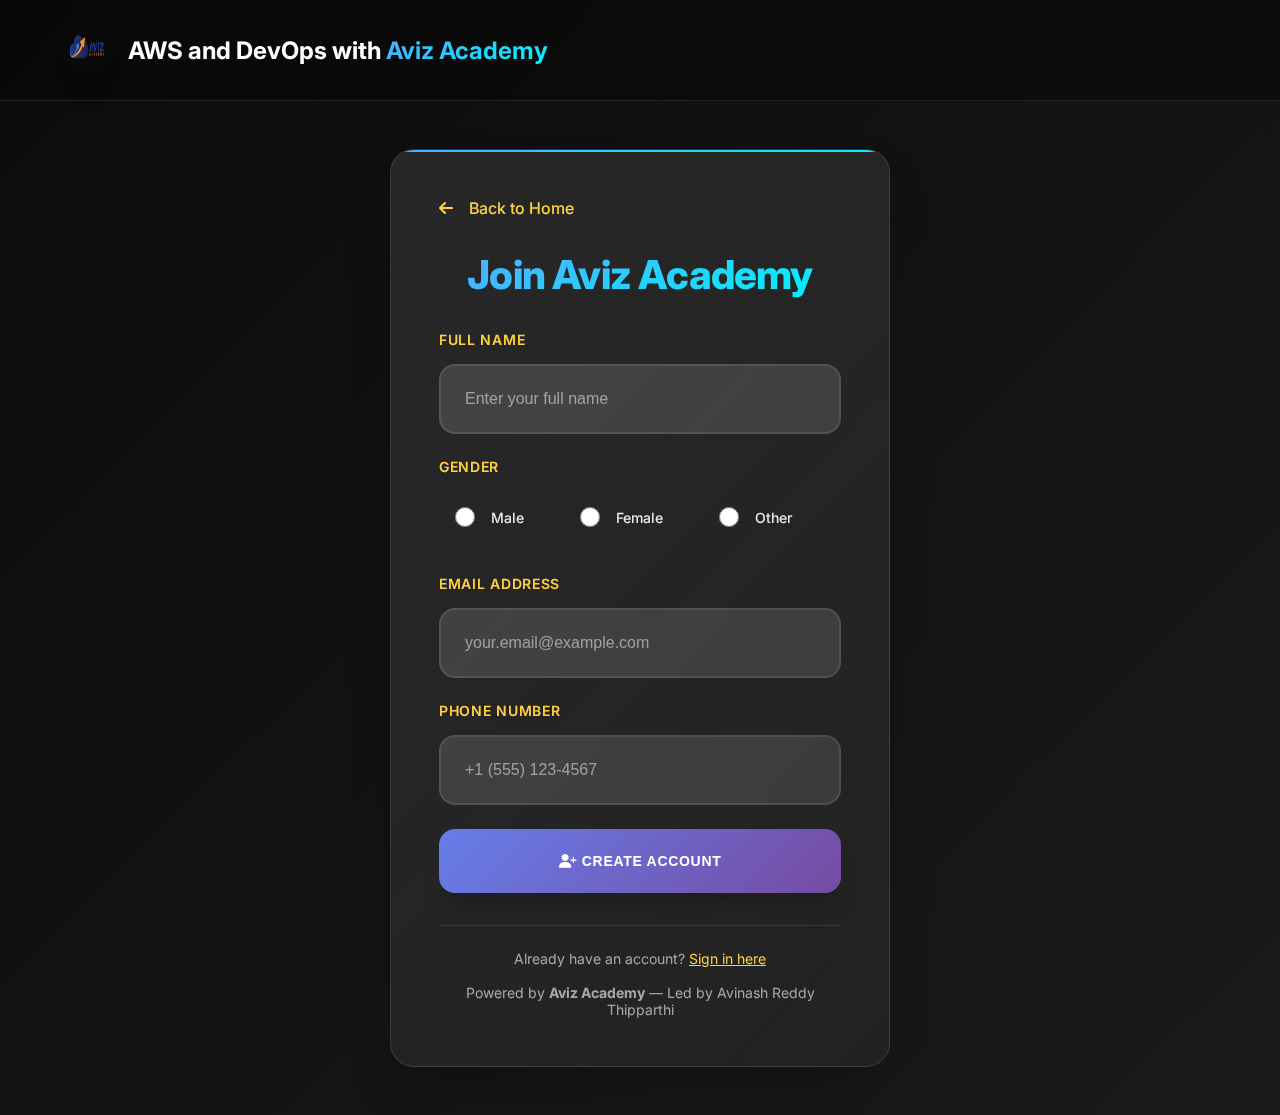
<file: newuser.html>
<!DOCTYPE html>
<html lang="en">
<head>
  <meta charset="UTF-8">
  <meta name="viewport" content="width=device-width, initial-scale=1.0">
  <title>Sign Up | Aviz Academy - AWS and DevOps</title>
  <link rel="stylesheet" href="https://cdnjs.cloudflare.com/ajax/libs/font-awesome/6.4.0/css/all.min.css">
  <link href="https://fonts.googleapis.com/css2?family=Inter:wght@300;400;500;600;700;800&display=swap" rel="stylesheet">
  <style>
    :root {
      --primary-gradient: linear-gradient(135deg, #667eea 0%, #764ba2 100%);
      --accent-gradient: linear-gradient(135deg, #4facfe 0%, #00f2fe 100%);
      --dark-gradient: linear-gradient(135deg, #0c0c0c 0%, #1a1a1a 100%);
      --surface-gradient: linear-gradient(135deg, rgba(255,255,255,0.1) 0%, rgba(255,255,255,0.05) 100%);
      --brand-primary: #FF6B35;
      --brand-accent: #FFD23F;
      --shadow-xl: 0 20px 25px -5px rgba(0, 0, 0, 0.1), 0 10px 10px -5px rgba(0, 0, 0, 0.04);
      --shadow-2xl: 0 25px 50px -12px rgba(0, 0, 0, 0.25);
      --radius-xl: 1rem;
      --radius-2xl: 1.5rem;
      --space-md: 1rem;
      --space-lg: 1.5rem;
      --space-xl: 2rem;
      --space-2xl: 3rem;
      --transition-normal: 300ms ease-in-out;
    }

    * {
      margin: 0;
      padding: 0;
      box-sizing: border-box;
    }

    body {
      font-family: 'Inter', 'Segoe UI', system-ui, -apple-system, sans-serif;
      background: var(--dark-gradient);
      color: #fff;
      min-height: 100vh;
      display: flex;
      flex-direction: column;
      -webkit-font-smoothing: antialiased;
    }

    .header {
      background: rgba(0, 0, 0, 0.3);
      backdrop-filter: blur(20px);
      padding: var(--space-lg) 0;
      border-bottom: 1px solid rgba(255, 255, 255, 0.1);
    }

    .header-content {
      max-width: 1200px;
      margin: 0 auto;
      display: flex;
      align-items: center;
      gap: var(--space-md);
      padding: 0 var(--space-lg);
    }

    .logo-container img {
      width: 48px;
      height: 48px;
      border-radius: var(--radius-xl);
      box-shadow: var(--shadow-xl);
    }

    .brand-text {
      font-size: 1.5rem;
      font-weight: 700;
      color: #ffffff;
      text-decoration: none;
    }

    .brand-text span {
      background: var(--accent-gradient);
      -webkit-background-clip: text;
      -webkit-text-fill-color: transparent;
      background-clip: text;
    }

    .main-content {
      flex: 1;
      display: flex;
      align-items: center;
      justify-content: center;
      padding: var(--space-2xl);
    }

    .signup-container {
      background: var(--surface-gradient);
      backdrop-filter: blur(20px);
      border: 1px solid rgba(255, 255, 255, 0.1);
      border-radius: var(--radius-2xl);
      padding: var(--space-2xl);
      width: 100%;
      max-width: 500px;
      box-shadow: var(--shadow-2xl);
      position: relative;
      overflow: hidden;
    }

    .signup-container::before {
      content: '';
      position: absolute;
      top: 0;
      left: 0;
      right: 0;
      height: 2px;
      background: var(--accent-gradient);
    }

    h1 {
      background: var(--accent-gradient);
      -webkit-background-clip: text;
      -webkit-text-fill-color: transparent;
      background-clip: text;
      font-size: clamp(2rem, 5vw, 2.5rem);
      font-weight: 800;
      text-align: center;
      margin-bottom: var(--space-xl);
      letter-spacing: -0.02em;
    }

    .form-group {
      margin-bottom: var(--space-lg);
    }

    label {
      display: block;
      margin-bottom: var(--space-md);
      font-weight: 600;
      color: var(--brand-accent);
      font-size: 0.875rem;
      text-transform: uppercase;
      letter-spacing: 0.05em;
    }

    input[type="text"],
    input[type="email"],
    input[type="tel"] {
      width: 100%;
      padding: var(--space-lg);
      border: 2px solid rgba(255, 255, 255, 0.1);
      border-radius: var(--radius-xl);
      background: rgba(255, 255, 255, 0.05);
      color: #ffffff;
      font-size: 1rem;
      transition: var(--transition-normal);
      backdrop-filter: blur(10px);
    }

    input[type="text"]:focus,
    input[type="email"]:focus,
    input[type="tel"]:focus {
      outline: none;
      border-color: var(--brand-primary);
      box-shadow: 0 0 0 3px rgba(255, 107, 53, 0.1);
      background: rgba(255, 255, 255, 0.1);
    }

    input::placeholder {
      color: rgba(255, 255, 255, 0.5);
    }

    .radio-group {
      display: flex;
      gap: var(--space-lg);
      margin-bottom: var(--space-xl);
    }

    .radio-item {
      display: flex;
      align-items: center;
      gap: var(--space-md);
      cursor: pointer;
      padding: var(--space-md);
      border-radius: var(--radius-xl);
      transition: var(--transition-normal);
    }

    .radio-item:hover {
      background: rgba(255, 255, 255, 0.05);
    }

    input[type="radio"] {
      width: 20px;
      height: 20px;
      accent-color: var(--brand-primary);
    }

    .radio-item label {
      color: rgba(255, 255, 255, 0.9);
      margin: 0;
      font-weight: 500;
      text-transform: none;
      letter-spacing: normal;
      cursor: pointer;
    }

    .submit-btn {
      width: 100%;
      padding: var(--space-lg);
      background: var(--primary-gradient);
      color: #fff;
      font-weight: 700;
      border: none;
      border-radius: var(--radius-xl);
      cursor: pointer;
      transition: var(--transition-normal);
      text-transform: uppercase;
      letter-spacing: 0.05em;
      font-size: 0.875rem;
      box-shadow: var(--shadow-xl);
      position: relative;
      overflow: hidden;
    }

    .submit-btn::before {
      content: '';
      position: absolute;
      top: 0;
      left: -100%;
      width: 100%;
      height: 100%;
      background: linear-gradient(90deg, transparent, rgba(255, 255, 255, 0.2), transparent);
      transition: 0.5s ease-in-out;
    }

    .submit-btn:hover::before {
      left: 100%;
    }

    .submit-btn:hover {
      transform: translateY(-2px);
      box-shadow: var(--shadow-2xl);
    }

    .footer-text {
      text-align: center;
      color: rgba(255, 255, 255, 0.6);
      font-size: 0.875rem;
      margin-top: var(--space-xl);
      padding-top: var(--space-lg);
      border-top: 1px solid rgba(255, 255, 255, 0.1);
    }

    .back-link {
      display: inline-flex;
      align-items: center;
      gap: var(--space-md);
      color: var(--brand-accent);
      text-decoration: none;
      font-weight: 500;
      margin-bottom: var(--space-xl);
      transition: var(--transition-normal);
    }

    .back-link:hover {
      color: #ffffff;
      transform: translateX(-3px);
    }

    @media (max-width: 768px) {
      .radio-group {
        flex-direction: column;
        gap: var(--space-md);
      }
      
      .main-content {
        padding: var(--space-lg);
      }
    }
  </style>
</head>
<body>
  <div class="header">
    <div class="header-content">
      <div class="logo-container">
        <img src="logo.png" alt="Aviz Academy Logo" />
      </div>
      <a href="index.html" class="brand-text">AWS and DevOps with<span> Aviz Academy</span></a>
    </div>
  </div>

  <div class="main-content">
    <div class="signup-container">
      <a href="index.html" class="back-link">
        <i class="fas fa-arrow-left"></i>
        Back to Home
      </a>
      
      <h1>Join Aviz Academy</h1>

      <form action="submit.php" method="post">
        <div class="form-group">
          <label for="name">Full Name</label>
          <input type="text" id="name" name="name" placeholder="Enter your full name" required>
        </div>

        <div class="form-group">
          <label>Gender</label>
          <div class="radio-group">
            <div class="radio-item">
              <input type="radio" id="male" name="gender" value="male" required>
              <label for="male">Male</label>
            </div>
            <div class="radio-item">
              <input type="radio" id="female" name="gender" value="female" required>
              <label for="female">Female</label>
            </div>
            <div class="radio-item">
              <input type="radio" id="other" name="gender" value="other" required>
              <label for="other">Other</label>
            </div>
          </div>
        </div>

        <div class="form-group">
          <label for="email">Email Address</label>
          <input type="email" id="email" name="email" placeholder="your.email@example.com" required>
        </div>

        <div class="form-group">
          <label for="phone">Phone Number</label>
          <input type="tel" id="phone" name="phone" placeholder="+1 (555) 123-4567" required>
        </div>

        <button type="submit" class="submit-btn">
          <i class="fas fa-user-plus"></i>
          Create Account
        </button>
      </form>

      <div class="footer-text">
        Already have an account? <a href="validation.html" style="color: var(--brand-accent);">Sign in here</a>
        <br><br>
        Powered by <strong>Aviz Academy</strong> — Led by Avinash Reddy Thipparthi
      </div>
    </div>
  </div>
</body>
</html>
</file>
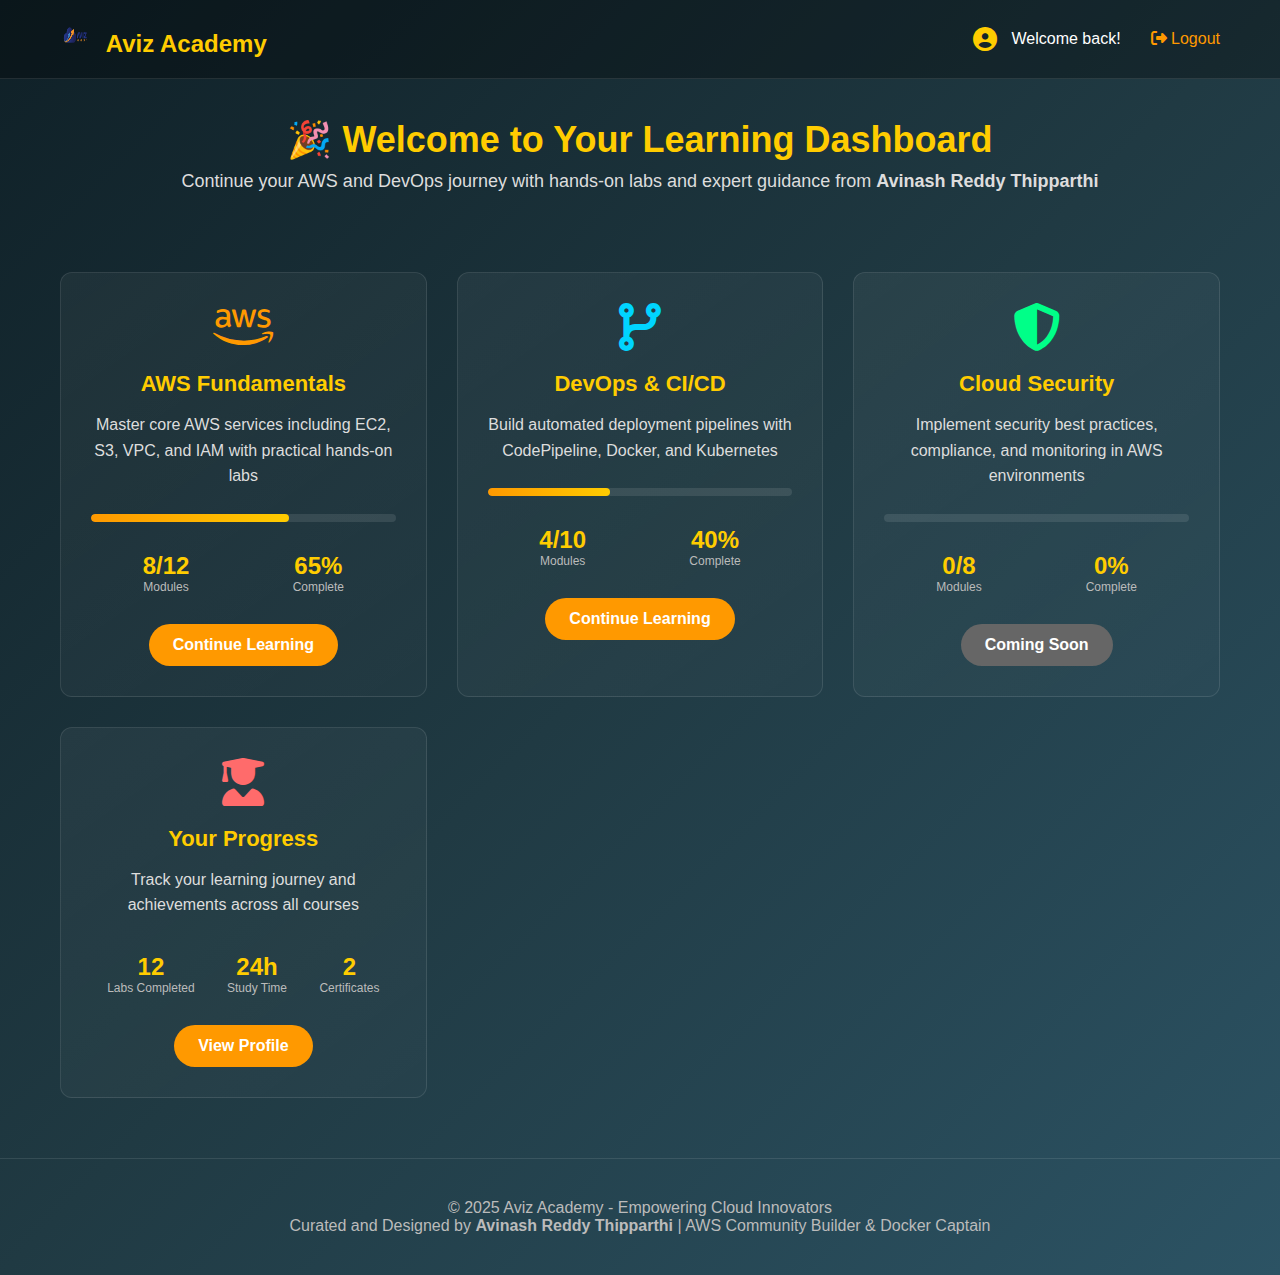
<file: thankyou.html>
<!DOCTYPE html>
<html lang="en">
<head>
  <meta charset="UTF-8">
  <meta name="viewport" content="width=device-width, initial-scale=1.0">
  <title>Dashboard | Aviz Academy</title>
  <link rel="stylesheet" href="https://cdnjs.cloudflare.com/ajax/libs/font-awesome/6.4.0/css/all.min.css">
  <style>
    * {
      margin: 0;
      padding: 0;
      box-sizing: border-box;
    }

    body {
      font-family: 'Segoe UI', Tahoma, Geneva, Verdana, sans-serif;
      background: linear-gradient(to bottom right, #0f2027, #203a43, #2c5364);
      color: #fff;
      min-height: 100vh;
    }

    .header {
      background: rgba(0, 0, 0, 0.3);
      padding: 20px 0;
      border-bottom: 1px solid rgba(255, 255, 255, 0.1);
    }

    .header-content {
      max-width: 1200px;
      margin: 0 auto;
      display: flex;
      justify-content: space-between;
      align-items: center;
      padding: 0 20px;
    }

    .logo {
      font-size: 24px;
      font-weight: bold;
      color: #ffcc00;
    }

    .user-info {
      display: flex;
      align-items: center;
      gap: 15px;
    }

    .welcome-section {
      text-align: center;
      padding: 40px 20px;
      max-width: 1200px;
      margin: 0 auto;
    }

    .welcome-section h1 {
      font-size: 36px;
      color: #ffcc00;
      margin-bottom: 10px;
    }

    .welcome-section p {
      font-size: 18px;
      color: #ddd;
      margin-bottom: 40px;
    }

    .dashboard-grid {
      display: grid;
      grid-template-columns: repeat(auto-fit, minmax(300px, 1fr));
      gap: 30px;
      max-width: 1200px;
      margin: 0 auto;
      padding: 0 20px;
    }

    .dashboard-card {
      background: linear-gradient(145deg, rgba(255, 255, 255, 0.05), rgba(255, 255, 255, 0.02));
      border: 1px solid rgba(255, 255, 255, 0.1);
      border-radius: 12px;
      padding: 30px;
      text-align: center;
      transition: transform 0.3s ease, box-shadow 0.3s ease;
    }

    .dashboard-card:hover {
      transform: translateY(-5px);
      box-shadow: 0 10px 30px rgba(0, 0, 0, 0.3);
    }

    .dashboard-card i {
      font-size: 48px;
      margin-bottom: 20px;
    }

    .dashboard-card h3 {
      font-size: 22px;
      color: #ffcc00;
      margin-bottom: 15px;
    }

    .dashboard-card p {
      color: #ddd;
      margin-bottom: 25px;
      line-height: 1.6;
    }

    .card-button {
      display: inline-block;
      background-color: #ff9900;
      color: #ffffff;
      padding: 12px 24px;
      border-radius: 25px;
      font-weight: bold;
      text-decoration: none;
      transition: background-color 0.3s ease;
    }

    .card-button:hover {
      background-color: #cc7a00;
    }

    .aws-card i { color: #ff9900; }
    .devops-card i { color: #00d4ff; }
    .security-card i { color: #00ff88; }
    .profile-card i { color: #ff6b6b; }

    .progress-bar {
      width: 100%;
      height: 8px;
      background-color: rgba(255, 255, 255, 0.1);
      border-radius: 4px;
      margin: 15px 0;
      overflow: hidden;
    }

    .progress-fill {
      height: 100%;
      background: linear-gradient(90deg, #ff9900, #ffcc00);
      border-radius: 4px;
      transition: width 0.3s ease;
    }

    .stats {
      display: flex;
      justify-content: space-around;
      margin: 20px 0;
      flex-wrap: wrap;
    }

    .stat-item {
      text-align: center;
      margin: 10px;
    }

    .stat-number {
      font-size: 24px;
      font-weight: bold;
      color: #ffcc00;
    }

    .stat-label {
      font-size: 12px;
      color: #bbb;
    }

    .footer {
      text-align: center;
      padding: 40px 20px;
      color: #bbb;
      border-top: 1px solid rgba(255, 255, 255, 0.1);
      margin-top: 60px;
    }

    @media (max-width: 768px) {
      .header-content {
        flex-direction: column;
        gap: 15px;
      }
      
      .dashboard-grid {
        grid-template-columns: 1fr;
        gap: 20px;
      }
      
      .welcome-section h1 {
        font-size: 28px;
      }
    }
  </style>
</head>
<body>
  <div class="header">
    <div class="header-content">
      <div class="logo">
        <img src="logo.png" alt="Aviz Academy Logo" style="width: 32px; height: 32px; margin-right: 8px; border-radius: 6px;" />
        Aviz Academy
      </div>
      <div class="user-info">
        <i class="fas fa-user-circle" style="font-size: 24px; color: #ffcc00;"></i>
        <span>Welcome back!</span>
        <a href="index.html" style="color: #ff9900; text-decoration: none; margin-left: 15px;">
          <i class="fas fa-sign-out-alt"></i> Logout
        </a>
      </div>
    </div>
  </div>

  <div class="welcome-section">
    <h1>🎉 Welcome to Your Learning Dashboard</h1>
    <p>Continue your AWS and DevOps journey with hands-on labs and expert guidance from <strong>Avinash Reddy Thipparthi</strong></p>
  </div>

  <div class="dashboard-grid">
    <div class="dashboard-card aws-card">
      <i class="fab fa-aws"></i>
      <h3>AWS Fundamentals</h3>
      <p>Master core AWS services including EC2, S3, VPC, and IAM with practical hands-on labs</p>
      <div class="progress-bar">
        <div class="progress-fill" style="width: 65%;"></div>
      </div>
      <div class="stats">
        <div class="stat-item">
          <div class="stat-number">8/12</div>
          <div class="stat-label">Modules</div>
        </div>
        <div class="stat-item">
          <div class="stat-number">65%</div>
          <div class="stat-label">Complete</div>
        </div>
      </div>
      <a href="video1.html" class="card-button">Continue Learning</a>
    </div>

    <div class="dashboard-card devops-card">
      <i class="fas fa-code-branch"></i>
      <h3>DevOps & CI/CD</h3>
      <p>Build automated deployment pipelines with CodePipeline, Docker, and Kubernetes</p>
      <div class="progress-bar">
        <div class="progress-fill" style="width: 40%;"></div>
      </div>
      <div class="stats">
        <div class="stat-item">
          <div class="stat-number">4/10</div>
          <div class="stat-label">Modules</div>
        </div>
        <div class="stat-item">
          <div class="stat-number">40%</div>
          <div class="stat-label">Complete</div>
        </div>
      </div>
      <a href="video2.html" class="card-button">Continue Learning</a>
    </div>

    <div class="dashboard-card security-card">
      <i class="fas fa-shield-alt"></i>
      <h3>Cloud Security</h3>
      <p>Implement security best practices, compliance, and monitoring in AWS environments</p>
      <div class="progress-bar">
        <div class="progress-fill" style="width: 0%;"></div>
      </div>
      <div class="stats">
        <div class="stat-item">
          <div class="stat-number">0/8</div>
          <div class="stat-label">Modules</div>
        </div>
        <div class="stat-item">
          <div class="stat-number">0%</div>
          <div class="stat-label">Complete</div>
        </div>
      </div>
      <a href="#" class="card-button" style="background-color: #666;">Coming Soon</a>
    </div>

    <div class="dashboard-card profile-card">
      <i class="fas fa-user-graduate"></i>
      <h3>Your Progress</h3>
      <p>Track your learning journey and achievements across all courses</p>
      <div class="stats">
        <div class="stat-item">
          <div class="stat-number">12</div>
          <div class="stat-label">Labs Completed</div>
        </div>
        <div class="stat-item">
          <div class="stat-number">24h</div>
          <div class="stat-label">Study Time</div>
        </div>
        <div class="stat-item">
          <div class="stat-number">2</div>
          <div class="stat-label">Certificates</div>
        </div>
      </div>
      <a href="#" class="card-button">View Profile</a>
    </div>
  </div>

  <div class="footer">
    <p>&copy; 2025 Aviz Academy - Empowering Cloud Innovators</p>
    <p>Curated and Designed by <strong>Avinash Reddy Thipparthi</strong> | AWS Community Builder & Docker Captain</p>
  </div>
</body>
</html>
</file>
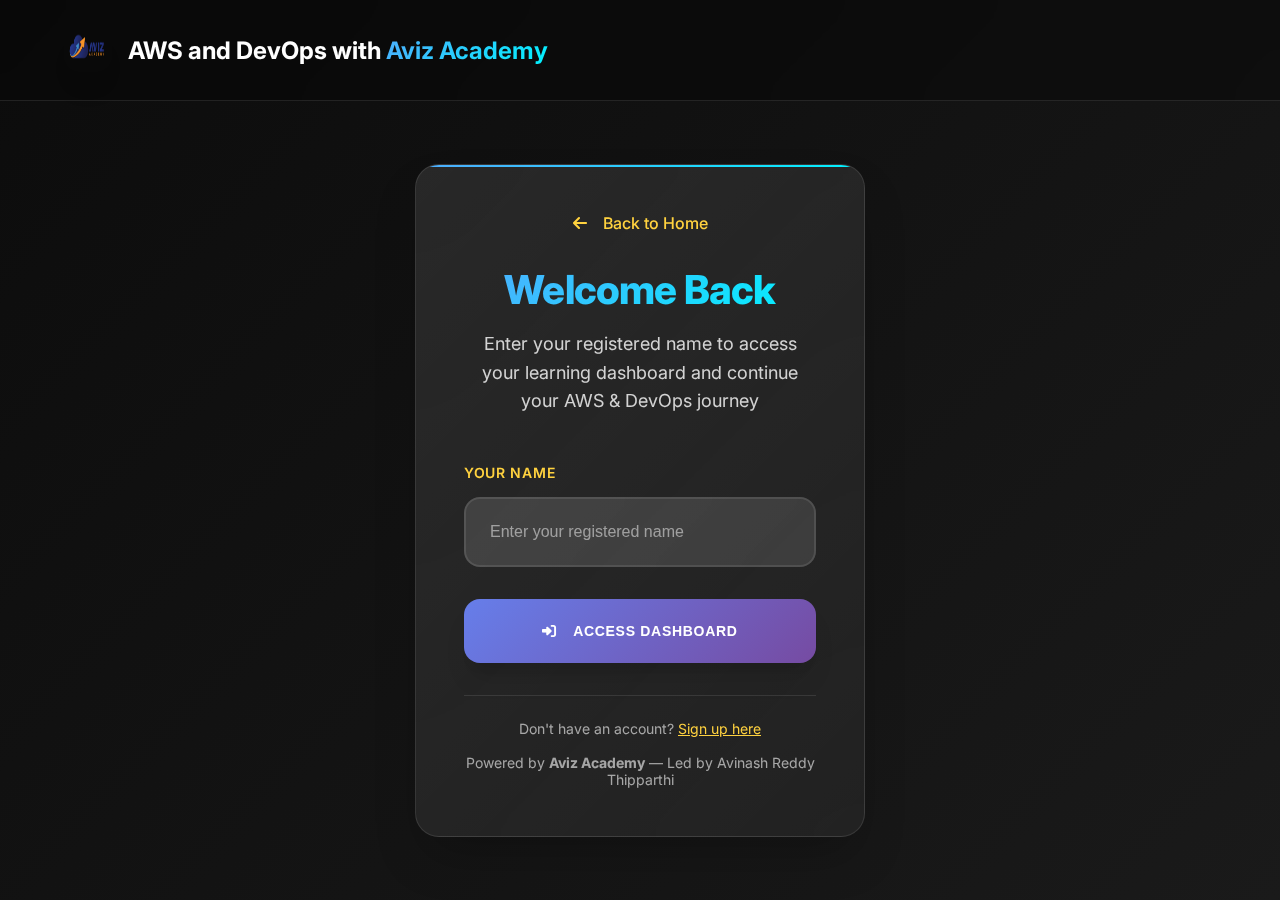
<file: validation.html>
<!DOCTYPE html>
<html lang="en">
<head>
  <meta charset="UTF-8">
  <meta name="viewport" content="width=device-width, initial-scale=1.0">
  <title>Login | Aviz Academy</title>
  <link rel="stylesheet" href="https://cdnjs.cloudflare.com/ajax/libs/font-awesome/6.4.0/css/all.min.css">
  <link href="https://fonts.googleapis.com/css2?family=Inter:wght@300;400;500;600;700;800&display=swap" rel="stylesheet">
  <style>
    :root {
      --primary-gradient: linear-gradient(135deg, #667eea 0%, #764ba2 100%);
      --accent-gradient: linear-gradient(135deg, #4facfe 0%, #00f2fe 100%);
      --dark-gradient: linear-gradient(135deg, #0c0c0c 0%, #1a1a1a 100%);
      --surface-gradient: linear-gradient(135deg, rgba(255,255,255,0.1) 0%, rgba(255,255,255,0.05) 100%);
      --brand-primary: #FF6B35;
      --brand-accent: #FFD23F;
      --shadow-xl: 0 20px 25px -5px rgba(0, 0, 0, 0.1), 0 10px 10px -5px rgba(0, 0, 0, 0.04);
      --shadow-2xl: 0 25px 50px -12px rgba(0, 0, 0, 0.25);
      --radius-xl: 1rem;
      --radius-2xl: 1.5rem;
      --space-md: 1rem;
      --space-lg: 1.5rem;
      --space-xl: 2rem;
      --space-2xl: 3rem;
      --transition-normal: 300ms ease-in-out;
    }

    * {
      margin: 0;
      padding: 0;
      box-sizing: border-box;
    }

    body {
      font-family: 'Inter', 'Segoe UI', system-ui, -apple-system, sans-serif;
      background: var(--dark-gradient);
      color: #fff;
      min-height: 100vh;
      display: flex;
      flex-direction: column;
      -webkit-font-smoothing: antialiased;
    }

    .header {
      background: rgba(0, 0, 0, 0.3);
      backdrop-filter: blur(20px);
      padding: var(--space-lg) 0;
      border-bottom: 1px solid rgba(255, 255, 255, 0.1);
    }

    .header-content {
      max-width: 1200px;
      margin: 0 auto;
      display: flex;
      align-items: center;
      gap: var(--space-md);
      padding: 0 var(--space-lg);
    }

    .logo-container img {
      width: 48px;
      height: 48px;
      border-radius: var(--radius-xl);
      box-shadow: var(--shadow-xl);
    }

    .brand-text {
      font-size: 1.5rem;
      font-weight: 700;
      color: #ffffff;
      text-decoration: none;
    }

    .brand-text span {
      background: var(--accent-gradient);
      -webkit-background-clip: text;
      -webkit-text-fill-color: transparent;
      background-clip: text;
    }

    .main-content {
      flex: 1;
      display: flex;
      align-items: center;
      justify-content: center;
      padding: var(--space-2xl);
    }

    .login-container {
      background: var(--surface-gradient);
      backdrop-filter: blur(20px);
      border: 1px solid rgba(255, 255, 255, 0.1);
      border-radius: var(--radius-2xl);
      padding: var(--space-2xl);
      width: 100%;
      max-width: 450px;
      box-shadow: var(--shadow-2xl);
      position: relative;
      overflow: hidden;
      text-align: center;
    }

    .login-container::before {
      content: '';
      position: absolute;
      top: 0;
      left: 0;
      right: 0;
      height: 2px;
      background: var(--accent-gradient);
    }

    .back-link {
      display: inline-flex;
      align-items: center;
      gap: var(--space-md);
      color: var(--brand-accent);
      text-decoration: none;
      font-weight: 500;
      margin-bottom: var(--space-xl);
      transition: var(--transition-normal);
      align-self: flex-start;
    }

    .back-link:hover {
      color: #ffffff;
      transform: translateX(-3px);
    }

    h1 {
      background: var(--accent-gradient);
      -webkit-background-clip: text;
      -webkit-text-fill-color: transparent;
      background-clip: text;
      font-size: clamp(2rem, 5vw, 2.5rem);
      font-weight: 800;
      margin-bottom: var(--space-md);
      letter-spacing: -0.02em;
    }

    h2 {
      color: rgba(255, 255, 255, 0.8);
      font-size: 1.125rem;
      font-weight: 400;
      margin-bottom: var(--space-2xl);
      line-height: 1.6;
    }

    .form-group {
      margin-bottom: var(--space-xl);
      text-align: left;
    }

    label {
      display: block;
      margin-bottom: var(--space-md);
      font-weight: 600;
      color: var(--brand-accent);
      font-size: 0.875rem;
      text-transform: uppercase;
      letter-spacing: 0.05em;
    }

    input[type="text"] {
      width: 100%;
      padding: var(--space-lg);
      border: 2px solid rgba(255, 255, 255, 0.1);
      border-radius: var(--radius-xl);
      background: rgba(255, 255, 255, 0.05);
      color: #ffffff;
      font-size: 1rem;
      transition: var(--transition-normal);
      backdrop-filter: blur(10px);
    }

    input[type="text"]:focus {
      outline: none;
      border-color: var(--brand-primary);
      box-shadow: 0 0 0 3px rgba(255, 107, 53, 0.1);
      background: rgba(255, 255, 255, 0.1);
    }

    input::placeholder {
      color: rgba(255, 255, 255, 0.5);
    }

    .submit-btn {
      width: 100%;
      padding: var(--space-lg);
      background: var(--primary-gradient);
      color: #fff;
      font-weight: 700;
      border: none;
      border-radius: var(--radius-xl);
      cursor: pointer;
      transition: var(--transition-normal);
      text-transform: uppercase;
      letter-spacing: 0.05em;
      font-size: 0.875rem;
      box-shadow: var(--shadow-xl);
      position: relative;
      overflow: hidden;
      display: flex;
      align-items: center;
      justify-content: center;
      gap: var(--space-md);
    }

    .submit-btn::before {
      content: '';
      position: absolute;
      top: 0;
      left: -100%;
      width: 100%;
      height: 100%;
      background: linear-gradient(90deg, transparent, rgba(255, 255, 255, 0.2), transparent);
      transition: 0.5s ease-in-out;
    }

    .submit-btn:hover::before {
      left: 100%;
    }

    .submit-btn:hover {
      transform: translateY(-2px);
      box-shadow: var(--shadow-2xl);
    }

    .footer-text {
      text-align: center;
      color: rgba(255, 255, 255, 0.6);
      font-size: 0.875rem;
      margin-top: var(--space-xl);
      padding-top: var(--space-lg);
      border-top: 1px solid rgba(255, 255, 255, 0.1);
    }

    @media (max-width: 768px) {
      .main-content {
        padding: var(--space-lg);
      }
    }
  </style>
</head>
<body>
  <div class="header">
    <div class="header-content">
      <div class="logo-container">
        <img src="logo.png" alt="Aviz Academy Logo" />
      </div>
      <a href="index.html" class="brand-text">AWS and DevOps with<span> Aviz Academy</span></a>
    </div>
  </div>

  <div class="main-content">
    <div class="login-container">
      <a href="index.html" class="back-link">
        <i class="fas fa-arrow-left"></i>
        Back to Home
      </a>
      
      <h1>Welcome Back</h1>
      <h2>Enter your registered name to access your learning dashboard and continue your AWS & DevOps journey</h2>

      <form action="submit2.php" method="POST">
        <div class="form-group">
          <label for="name">Your Name</label>
          <input type="text" id="name" name="Name" placeholder="Enter your registered name" required>
        </div>
        
        <button type="submit" class="submit-btn">
          <i class="fas fa-sign-in-alt"></i>
          Access Dashboard
        </button>
      </form>

      <div class="footer-text">
        Don't have an account? <a href="newuser.html" style="color: var(--brand-accent);">Sign up here</a>
        <br><br>
        Powered by <strong>Aviz Academy</strong> — Led by Avinash Reddy Thipparthi
      </div>
    </div>
  </div>
</body>
</html>
</file>
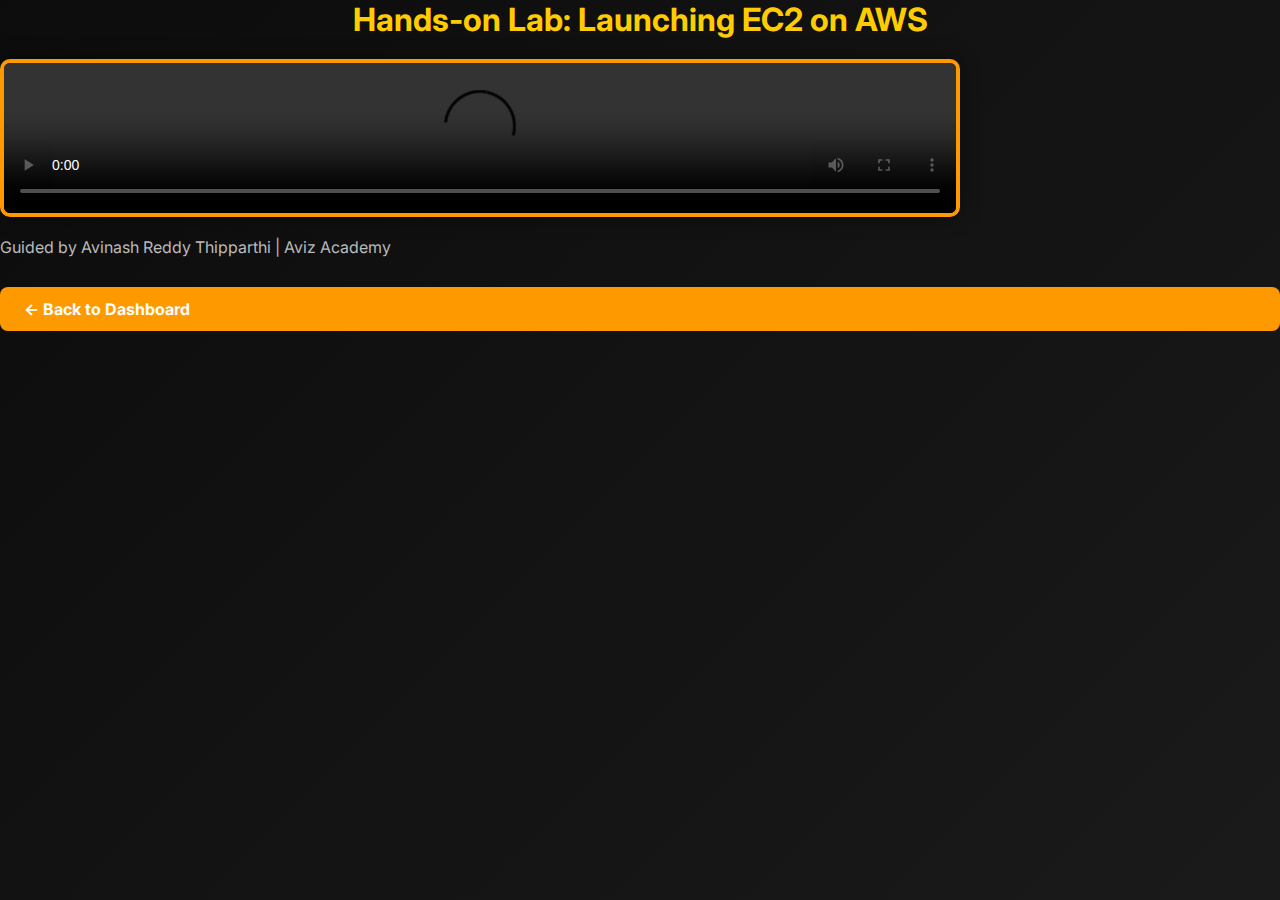
<file: video1.html>
<!DOCTYPE html>
<html lang="en">
<head>
  <meta charset="UTF-8">
  <meta name="viewport" content="width=device-width, initial-scale=1.0">
  <title>EC2 Setup Demo | Aviz Academy</title>
  <link rel="stylesheet" href="https://cdnjs.cloudflare.com/ajax/libs/font-awesome/6.4.0/css/all.min.css">
  <link href="https://fonts.googleapis.com/css2?family=Inter:wght@300;400;500;600;700;800&display=swap" rel="stylesheet">
  <style>
    :root {
      --primary-gradient: linear-gradient(135deg, #667eea 0%, #764ba2 100%);
      --accent-gradient: linear-gradient(135deg, #4facfe 0%, #00f2fe 100%);
      --dark-gradient: linear-gradient(135deg, #0c0c0c 0%, #1a1a1a 100%);
      --surface-gradient: linear-gradient(135deg, rgba(255,255,255,0.1) 0%, rgba(255,255,255,0.05) 100%);
      --brand-primary: #FF6B35;
      --brand-accent: #FFD23F;
      --shadow-xl: 0 20px 25px -5px rgba(0, 0, 0, 0.1), 0 10px 10px -5px rgba(0, 0, 0, 0.04);
      --shadow-2xl: 0 25px 50px -12px rgba(0, 0, 0, 0.25);
      --radius-xl: 1rem;
      --radius-2xl: 1.5rem;
      --space-md: 1rem;
      --space-lg: 1.5rem;
      --space-xl: 2rem;
      --space-2xl: 3rem;
      --transition-normal: 300ms ease-in-out;
    }

    * {
      margin: 0;
      padding: 0;
      box-sizing: border-box;
    }

    body {
      font-family: 'Inter', 'Segoe UI', system-ui, -apple-system, sans-serif;
      background: var(--dark-gradient);
      color: #fff;
      min-height: 100vh;
      display: flex;
      flex-direction: column;
      -webkit-font-smoothing: antialiased;
    }

    h1 {
      color: #ffcc00;
      font-size: 32px;
      margin-bottom: 20px;
      text-align: center;
    }

    video {
      width: 100%;
      max-width: 960px;
      height: auto;
      border: 4px solid #ff9900;
      border-radius: 10px;
      box-shadow: 0 0 20px rgba(0, 0, 0, 0.4);
    }

    .credit {
      margin-top: 20px;
      font-size: 16px;
      color: #bbb;
    }

    .button {
      margin-top: 30px;
      display: inline-block;
      padding: 12px 24px;
      background-color: #ff9900;
      color: #fff;
      font-weight: bold;
      border-radius: 8px;
      text-decoration: none;
      transition: background-color 0.3s ease;
    }

    .button:hover {
      background-color: #cc7a00;
    }
  </style>
</head>
<body>
  <h1>Hands-on Lab: Launching EC2 on AWS</h1>

  <video controls>
    <source src="https://d3qvkuf7koxhhw.cloudfront.net/aws.txt" type="video/mp4">
    Your browser does not support the video tag.
  </video>

  <div class="credit">
    Guided by Avinash Reddy Thipparthi | Aviz Academy
  </div>

  <a class="button" href="thankyou.html">← Back to Dashboard</a>
</body>
</html>
</file>
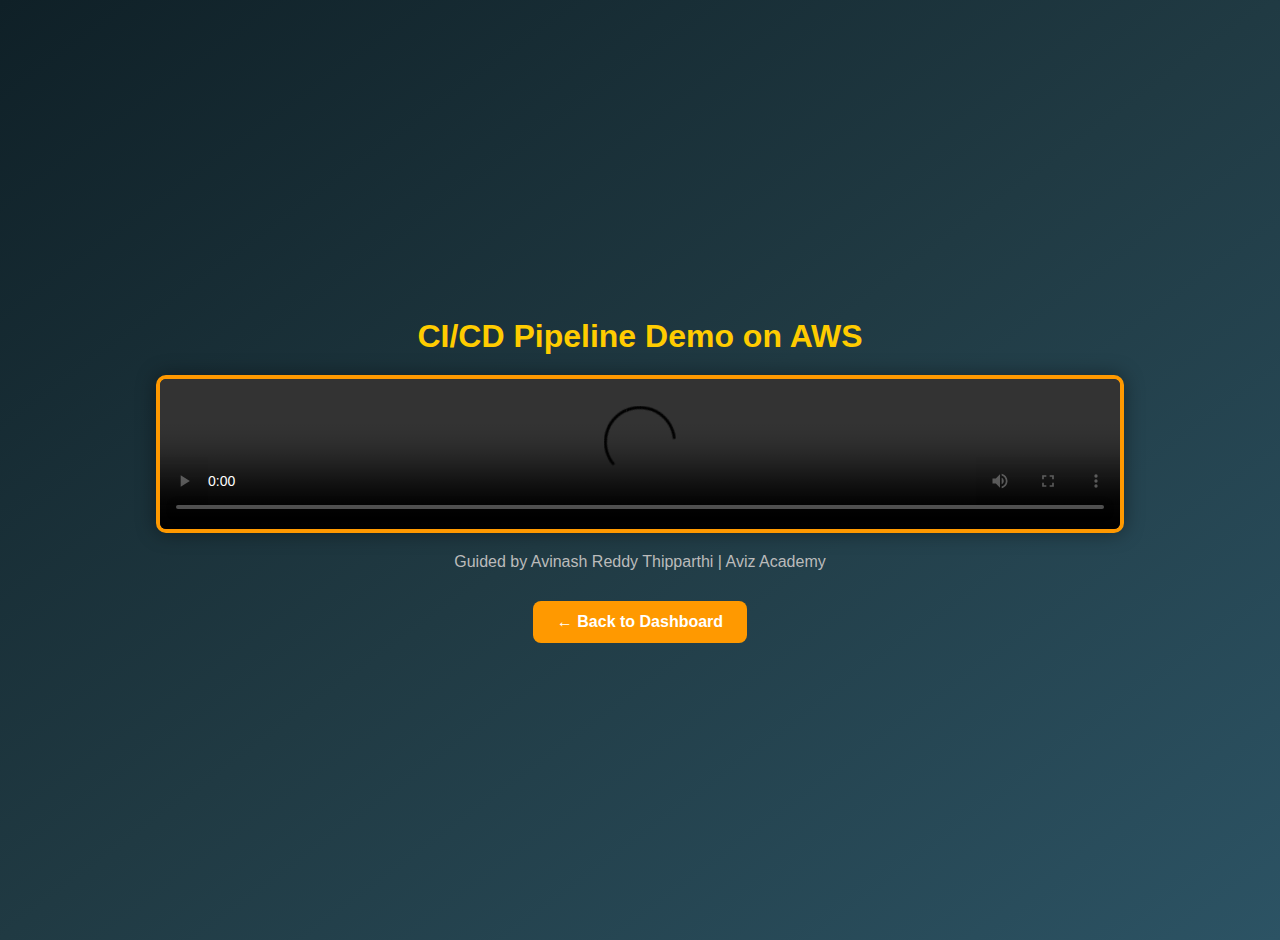
<file: video2.html>
<!DOCTYPE html>
<html lang="en">
<head>
  <meta charset="UTF-8">
  <title>CI/CD Pipeline Demo | Aviz Academy</title>
  <style>
    body {
      margin: 0;
      font-family: 'Segoe UI', Tahoma, Geneva, Verdana, sans-serif;
      background: linear-gradient(to bottom right, #0f2027, #203a43, #2c5364);
      color: #fff;
      display: flex;
      flex-direction: column;
      align-items: center;
      justify-content: center;
      min-height: 100vh;
      padding: 20px;
    }

    h1 {
      color: #ffcc00;
      font-size: 32px;
      margin-bottom: 20px;
      text-align: center;
    }

    video {
      width: 100%;
      max-width: 960px;
      height: auto;
      border: 4px solid #ff9900;
      border-radius: 10px;
      box-shadow: 0 0 20px rgba(0, 0, 0, 0.4);
    }

    .credit {
      margin-top: 20px;
      font-size: 16px;
      color: #bbb;
    }

    .button {
      margin-top: 30px;
      display: inline-block;
      padding: 12px 24px;
      background-color: #ff9900;
      color: #fff;
      font-weight: bold;
      border-radius: 8px;
      text-decoration: none;
      transition: background-color 0.3s ease;
    }

    .button:hover {
      background-color: #cc7a00;
    }
  </style>
</head>
<body>
  <h1>CI/CD Pipeline Demo on AWS</h1>

  <video controls>
    <source src="https://d3qvkuf7koxhhw.cloudfront.net/docker.txt" type="video/mp4">
    Your browser does not support the video tag.
  </video>

  <div class="credit">
    Guided by Avinash Reddy Thipparthi | Aviz Academy
  </div>

  <a class="button" href="thankyou.html">← Back to Dashboard</a>
</body>
</html>
</file>
